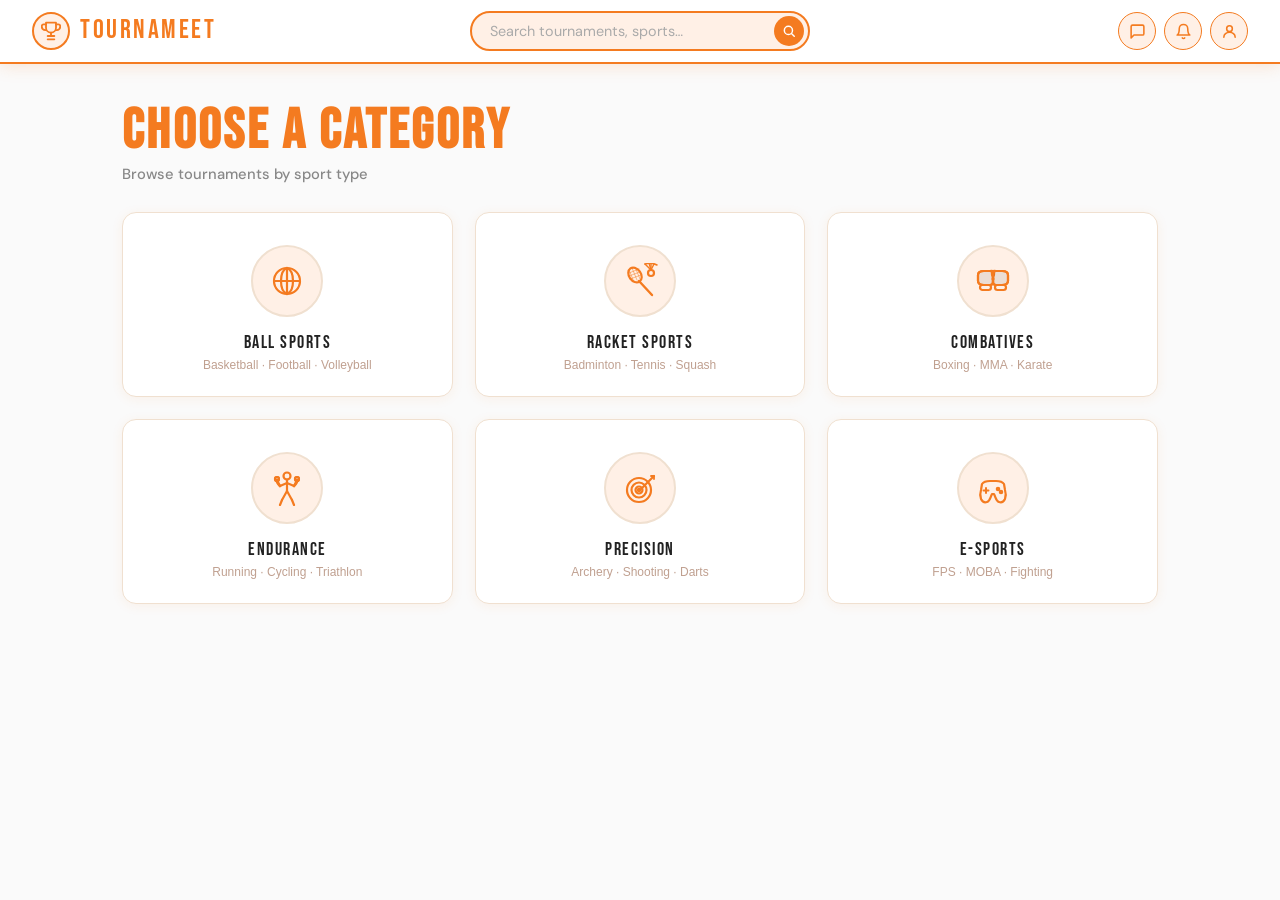
<file: Tournameet/index.html>
<!DOCTYPE html>
<html lang="en">
<head>
<meta charset="UTF-8">
<meta name="viewport" content="width=device-width, initial-scale=1.0">
<title>TournaMeet</title>
<link href="https://fonts.googleapis.com/css2?family=Bebas+Neue&family=DM+Sans:wght@400;500;600;700&display=swap" rel="stylesheet">
<style>
  *, *::before, *::after { box-sizing: border-box; margin: 0; padding: 0; }

  :root {
    --orange: #F47B20;
    --orange-dark: #D96210;
    --orange-light: #FFF0E6;
    --orange-mid: #fdb97d;
    --white: #FFFFFF;
    --shadow: 0 2px 16px rgba(244,123,32,0.18);
  }

  body {
    background: #fafafa;
    font-family: 'DM Sans', sans-serif;
    min-height: 100vh;
    color: #1a1a1a;
  }

  /* ── NAV ── */
  nav {
    position: sticky; top: 0; z-index: 200;
    background: var(--white);
    border-bottom: 2px solid var(--orange);
    box-shadow: var(--shadow);
    height: 64px;
    display: grid;
    grid-template-columns: 1fr 1fr 1fr;
    align-items: center;
    padding: 0 32px;
    gap: 12px;
  }

  .nav-left { display: flex; align-items: center; gap: 10px; }

  .logo-icon {
    width: 38px; height: 38px; border-radius: 50%;
    background: var(--orange-light); border: 2px solid var(--orange);
    display: flex; align-items: center; justify-content: center; flex-shrink: 0;
  }

  .brand {
    font-family: 'Bebas Neue', sans-serif;
    font-size: 1.7rem; letter-spacing: 2.5px;
    color: var(--orange); line-height: 1;
  }

  .nav-center { display: flex; justify-content: center; }

  .search-wrap { position: relative; width: 100%; max-width: 340px; }

  .search-wrap input {
    width: 100%; height: 40px;
    border: 2px solid var(--orange); border-radius: 50px;
    padding: 0 44px 0 18px;
    font-family: 'DM Sans', sans-serif; font-size: 0.9rem; color: #333;
    background: var(--orange-light); outline: none;
    transition: box-shadow 0.2s, background 0.2s;
  }
  .search-wrap input::placeholder { color: #aaa; }
  .search-wrap input:focus { background: var(--white); box-shadow: 0 0 0 3px rgba(244,123,32,0.25); }

  .search-wrap button {
    position: absolute; right: 6px; top: 50%; transform: translateY(-50%);
    background: var(--orange); border: none; border-radius: 50%;
    width: 30px; height: 30px;
    display: flex; align-items: center; justify-content: center;
    cursor: pointer; transition: background 0.2s;
  }
  .search-wrap button:hover { background: var(--orange-dark); }

  .nav-right { display: flex; justify-content: flex-end; align-items: center; gap: 8px; }

  .nav-icon-btn {
    background: var(--orange-light); border: 1.5px solid var(--orange);
    border-radius: 50%; width: 38px; height: 38px;
    display: flex; align-items: center; justify-content: center;
    cursor: pointer; transition: background 0.2s, transform 0.15s;
    color: var(--orange);
  }
  .nav-icon-btn:hover { background: var(--orange); color: var(--white); transform: scale(1.08); }
  .nav-icon-btn:hover svg { stroke: var(--white); }

  /* ── MAIN ── */
  main { max-width: 1100px; margin: 0 auto; padding: 40px 32px 80px; }

  .page-header { margin-bottom: 28px; }
  .page-header h1 {
    font-family: 'Bebas Neue', sans-serif;
    font-size: clamp(2rem, 5vw, 3.5rem);
    color: var(--orange); letter-spacing: 3px; line-height: 1; margin-bottom: 4px;
  }
  .page-header p { font-size: 0.92rem; color: #888; font-weight: 500; }

  /* ── GRID ── */
  .sports-grid {
    display: grid;
    grid-template-columns: repeat(3, 1fr);
    gap: 22px;
  }

  .sport-card {
    background: var(--white);
    border-radius: 14px;
    border: 1.5px solid #f0e0d0;
    box-shadow: 0 2px 12px rgba(244,123,32,0.08);
    display: flex; flex-direction: column;
    align-items: center; justify-content: center;
    padding: 32px 20px 24px;
    cursor: pointer;
    transition: transform 0.2s, box-shadow 0.2s, border-color 0.2s;
    text-align: center;
    position: relative; overflow: hidden;
    animation: fadeUp 0.4s ease both;
  }

  .sport-card::before {
    content: ''; position: absolute; top: 0; left: 0; right: 0; height: 4px;
    background: linear-gradient(90deg, var(--orange), var(--orange-mid));
    opacity: 0; transition: opacity 0.2s;
  }

  .sport-card:hover { transform: translateY(-4px); box-shadow: 0 8px 28px rgba(244,123,32,0.18); border-color: var(--orange); }
  .sport-card:hover::before { opacity: 1; }
  .sport-card:hover .icon-wrap { background: var(--orange); }
  .sport-card:hover .icon-wrap svg { stroke: var(--white); }
  .sport-card:active { transform: scale(0.985); }

  .icon-wrap {
    width: 72px; height: 72px; border-radius: 50%;
    background: var(--orange-light); border: 2px solid #f0e0d0;
    display: flex; align-items: center; justify-content: center;
    margin-bottom: 14px; transition: background 0.2s; flex-shrink: 0;
  }
  .icon-wrap svg { width: 36px; height: 36px; stroke: var(--orange); transition: stroke 0.2s; }

  .sport-name { font-family: 'Bebas Neue', sans-serif; font-size: 1.15rem; letter-spacing: 1.5px; color: #222; margin-bottom: 4px; }
  .sport-sub  { font-size: 0.75rem; color: #c0a090; font-weight: 500; }

  .sport-card:nth-child(1) { animation-delay: 0ms; }
  .sport-card:nth-child(2) { animation-delay: 60ms; }
  .sport-card:nth-child(3) { animation-delay: 120ms; }
  .sport-card:nth-child(4) { animation-delay: 180ms; }
  .sport-card:nth-child(5) { animation-delay: 240ms; }
  .sport-card:nth-child(6) { animation-delay: 300ms; }

  @keyframes fadeUp { from { opacity:0; transform:translateY(18px); } to { opacity:1; transform:translateY(0); } }

  @media (max-width: 1099px) { .sports-grid { grid-template-columns: repeat(2, 1fr); } nav { padding: 0 20px; } }
  @media (max-width: 599px) {
    .sports-grid { gap: 14px; } nav { padding: 0 12px; grid-template-columns: auto 1fr auto; }
    main { padding: 24px 16px 60px; } .icon-wrap { width: 60px; height: 60px; }
    .icon-wrap svg { width: 28px; height: 28px; }
  }
</style>
</head>
<body>

<nav>
  <div class="nav-left">
    <div class="logo-icon">
      <svg width="20" height="20" viewBox="0 0 24 24" fill="none" stroke="var(--orange)" stroke-width="2.2" stroke-linecap="round" stroke-linejoin="round">
        <path d="M6 2h12v6a6 6 0 0 1-12 0V2Z"/>
        <path d="M6 4H3a2 2 0 0 0-2 2v1a4 4 0 0 0 4 4h1"/>
        <path d="M18 4h3a2 2 0 0 1 2 2v1a4 4 0 0 1-4 4h-1"/>
        <line x1="12" y1="14" x2="12" y2="18"/>
        <path d="M8 22h8"/><line x1="8" y1="18" x2="16" y2="18"/>
      </svg>
    </div>
    <span class="brand">TournaMeet</span>
  </div>
  <div class="nav-center">
    <div class="search-wrap">
      <input type="text" placeholder="Search tournaments, sports…"/>
      <button aria-label="Search">
        <svg width="14" height="14" viewBox="0 0 24 24" fill="none" stroke="white" stroke-width="2.5" stroke-linecap="round"><circle cx="11" cy="11" r="7"/><line x1="21" y1="21" x2="16.65" y2="16.65"/></svg>
      </button>
    </div>
  </div>
  <div class="nav-right">
    <button class="nav-icon-btn" title="Messages">
      <svg width="17" height="17" viewBox="0 0 24 24" fill="none" stroke="var(--orange)" stroke-width="2.2" stroke-linecap="round" stroke-linejoin="round"><path d="M21 15a2 2 0 0 1-2 2H7l-4 4V5a2 2 0 0 1 2-2h14a2 2 0 0 1 2 2z"/></svg>
    </button>
    <button class="nav-icon-btn" title="Notifications">
      <svg width="17" height="17" viewBox="0 0 24 24" fill="none" stroke="var(--orange)" stroke-width="2.2" stroke-linecap="round" stroke-linejoin="round"><path d="M18 8a6 6 0 0 0-12 0c0 7-3 9-3 9h18s-3-2-3-9"/><path d="M13.73 21a2 2 0 0 1-3.46 0"/></svg>
    </button>
    <button class="nav-icon-btn" title="Profile">
      <svg width="17" height="17" viewBox="0 0 24 24" fill="none" stroke="var(--orange)" stroke-width="2.2" stroke-linecap="round" stroke-linejoin="round"><circle cx="12" cy="8" r="4"/><path d="M4 20c0-4 3.6-7 8-7s8 3 8 7"/></svg>
    </button>
  </div>
</nav>

<main>
  <div class="page-header">
    <h1>Choose a Category</h1>
    <p>Browse tournaments by sport type</p>
  </div>

  <div class="sports-grid">

    <button class="sport-card" onclick="selectSport('Ball Sports')">
      <div class="icon-wrap">
        <svg viewBox="0 0 36 36" fill="none" stroke-width="2.2" stroke-linecap="round" stroke-linejoin="round">
          <circle cx="18" cy="18" r="13"/>
          <line x1="18" y1="5" x2="18" y2="31"/>
          <line x1="5" y1="18" x2="31" y2="18"/>
          <path d="M18 5 C10 8 10 28 18 31" fill="none"/>
          <path d="M18 5 C26 8 26 28 18 31" fill="none"/>
        </svg>
      </div>
      <div class="sport-name">Ball Sports</div>
      <div class="sport-sub">Basketball · Football · Volleyball</div>
    </button>

    <button class="sport-card" onclick="selectSport('Racket Sports')">
      <div class="icon-wrap">
        <svg viewBox="0 0 36 36" fill="none" stroke-width="2.2" stroke-linecap="round" stroke-linejoin="round">
          <ellipse cx="13" cy="12" rx="6" ry="8" transform="rotate(-35 13 12)"/>
          <line x1="7" y1="7"  x2="12" y2="19" stroke-width="1" opacity="0.5"/>
          <line x1="10" y1="5" x2="15" y2="17" stroke-width="1" opacity="0.5"/>
          <line x1="13" y1="4" x2="18" y2="16" stroke-width="1" opacity="0.5"/>
          <line x1="7"  y1="10" x2="17" y2="6"  stroke-width="1" opacity="0.5"/>
          <line x1="7"  y1="13" x2="18" y2="9"  stroke-width="1" opacity="0.5"/>
          <line x1="8"  y1="16" x2="19" y2="12" stroke-width="1" opacity="0.5"/>
          <line x1="17" y1="18" x2="30" y2="32" stroke-width="2.4"/>
          <circle cx="29" cy="10" r="3"/>
          <line x1="29" y1="7"  x2="23" y2="1" stroke-width="1.4"/>
          <line x1="29" y1="7"  x2="27" y2="0" stroke-width="1.4"/>
          <line x1="29" y1="7"  x2="29" y2="0" stroke-width="1.4"/>
          <line x1="29" y1="7"  x2="32" y2="1" stroke-width="1.4"/>
          <path d="M23 1 Q29 -1 35 2" fill="none" stroke-width="1.5"/>
        </svg>
      </div>
      <div class="sport-name">Racket Sports</div>
      <div class="sport-sub">Badminton · Tennis · Squash</div>
    </button>

    <button class="sport-card" onclick="selectSport('Combatives')">
      <div class="icon-wrap">
        <svg viewBox="0 0 36 36" fill="none" stroke-width="2.2" stroke-linecap="round" stroke-linejoin="round">
          <path d="M3 12 Q3 8 9 8 L15 8 Q18 8 18 12 L18 19 Q18 22 15 22 L9 22 Q3 22 3 18 Z" fill="currentColor" fill-opacity="0.08"/>
          <path d="M3 12 Q3 8 9 8 L15 8 Q18 8 18 12 L18 19 Q18 22 15 22 L9 22 Q3 22 3 18 Z"/>
          <path d="M15 8 Q20 7 19 12 Q18 13 18 12"/>
          <rect x="5" y="22" width="11" height="5" rx="2.5"/>
          <path d="M33 12 Q33 8 27 8 L21 8 Q18 8 18 12 L18 19 Q18 22 21 22 L27 22 Q33 22 33 18 Z" fill="currentColor" fill-opacity="0.08"/>
          <path d="M33 12 Q33 8 27 8 L21 8 Q18 8 18 12 L18 19 Q18 22 21 22 L27 22 Q33 22 33 18 Z"/>
          <path d="M21 8 Q16 7 17 12 Q18 13 18 12"/>
          <rect x="20" y="22" width="11" height="5" rx="2.5"/>
          <line x1="17" y1="13" x2="19" y2="16" stroke-width="1.8" opacity="0.6"/>
          <line x1="19" y1="13" x2="17" y2="16" stroke-width="1.8" opacity="0.6"/>
        </svg>
      </div>
      <div class="sport-name">Combatives</div>
      <div class="sport-sub">Boxing · MMA · Karate</div>
    </button>

    <button class="sport-card" onclick="selectSport('Endurance')">
      <div class="icon-wrap">
        <svg viewBox="0 0 36 36" fill="none" stroke-width="2.2" stroke-linecap="round" stroke-linejoin="round">
          <circle cx="18" cy="6" r="3.5"/>
          <line x1="18" y1="9.5" x2="18" y2="21"/>
          <line x1="18" y1="13" x2="11" y2="16"/>
          <line x1="11" y1="16" x2="8"  y2="10"/>
          <circle cx="8"  cy="9"  r="2" fill="currentColor" fill-opacity="0.1"/>
          <circle cx="8"  cy="9"  r="2"/>
          <path d="M11 16 Q7 12 8 10" fill="none" stroke-width="2.5"/>
          <line x1="18" y1="13" x2="25" y2="16"/>
          <line x1="25" y1="16" x2="28" y2="10"/>
          <circle cx="28" cy="9"  r="2" fill="currentColor" fill-opacity="0.1"/>
          <circle cx="28" cy="9"  r="2"/>
          <path d="M25 16 Q29 12 28 10" fill="none" stroke-width="2.5"/>
          <line x1="18" y1="21" x2="13" y2="30"/>
          <line x1="13" y1="30" x2="11" y2="35"/>
          <line x1="18" y1="21" x2="23" y2="30"/>
          <line x1="23" y1="30" x2="25" y2="35"/>
        </svg>
      </div>
      <div class="sport-name">Endurance</div>
      <div class="sport-sub">Running · Cycling · Triathlon</div>
    </button>

    <button class="sport-card" onclick="selectSport('Precision')">
      <div class="icon-wrap">
        <svg viewBox="0 0 36 36" fill="none" stroke-width="2.2" stroke-linecap="round" stroke-linejoin="round">
          <circle cx="17" cy="20" r="12"/>
          <circle cx="17" cy="20" r="7.5"/>
          <circle cx="17" cy="20" r="3.5"/>
          <circle cx="17" cy="20" r="1.2" fill="currentColor"/>
          <line x1="32" y1="6" x2="18" y2="20" stroke-width="2.2"/>
          <polyline points="29,6 32,6 32,9" stroke-width="1.8"/>
        </svg>
      </div>
      <div class="sport-name">Precision</div>
      <div class="sport-sub">Archery · Shooting · Darts</div>
    </button>

    <button class="sport-card" onclick="selectSport('E-sports')">
      <div class="icon-wrap">
        <svg viewBox="0 0 36 36" fill="none" stroke-width="2.2" stroke-linecap="round" stroke-linejoin="round">
          <path d="M15 11 C13 11 9 11 7 14 L6 20 C5 23 5 26 6 29 C7 31 9 33 12 32 C15 31 15 28 17 24 L19 24 C21 28 21 31 24 32 C27 33 29 31 30 29 C31 26 31 23 30 20 L29 14 C27 11 23 11 21 11 Z"/>
          <line x1="11" y1="18" x2="11" y2="23" stroke-width="2"/>
          <line x1="8.5" y1="20.5" x2="13.5" y2="20.5" stroke-width="2"/>
          <circle cx="23" cy="19" r="1.2" fill="currentColor"/>
          <circle cx="26" cy="22" r="1.2" fill="currentColor"/>
        </svg>
      </div>
      <div class="sport-name">E-sports</div>
      <div class="sport-sub">FPS · MOBA · Fighting</div>
    </button>

  </div>
</main>

<script>
  function selectSport(name) {
    const pages = {
      'Ball Sports':   'ballsport.html',
      'Racket Sports': 'racketsports.html',
      'Combatives':    'combatives.html',
      'Endurance':     'endurance.html',
      'Precision':     'precision.html',
      'E-sports':      'esports.html'
    };
    window.location.href = pages[name] || `/category.html?category=${encodeURIComponent(name)}`;
  }
</script>
</body>
</html>
</file>
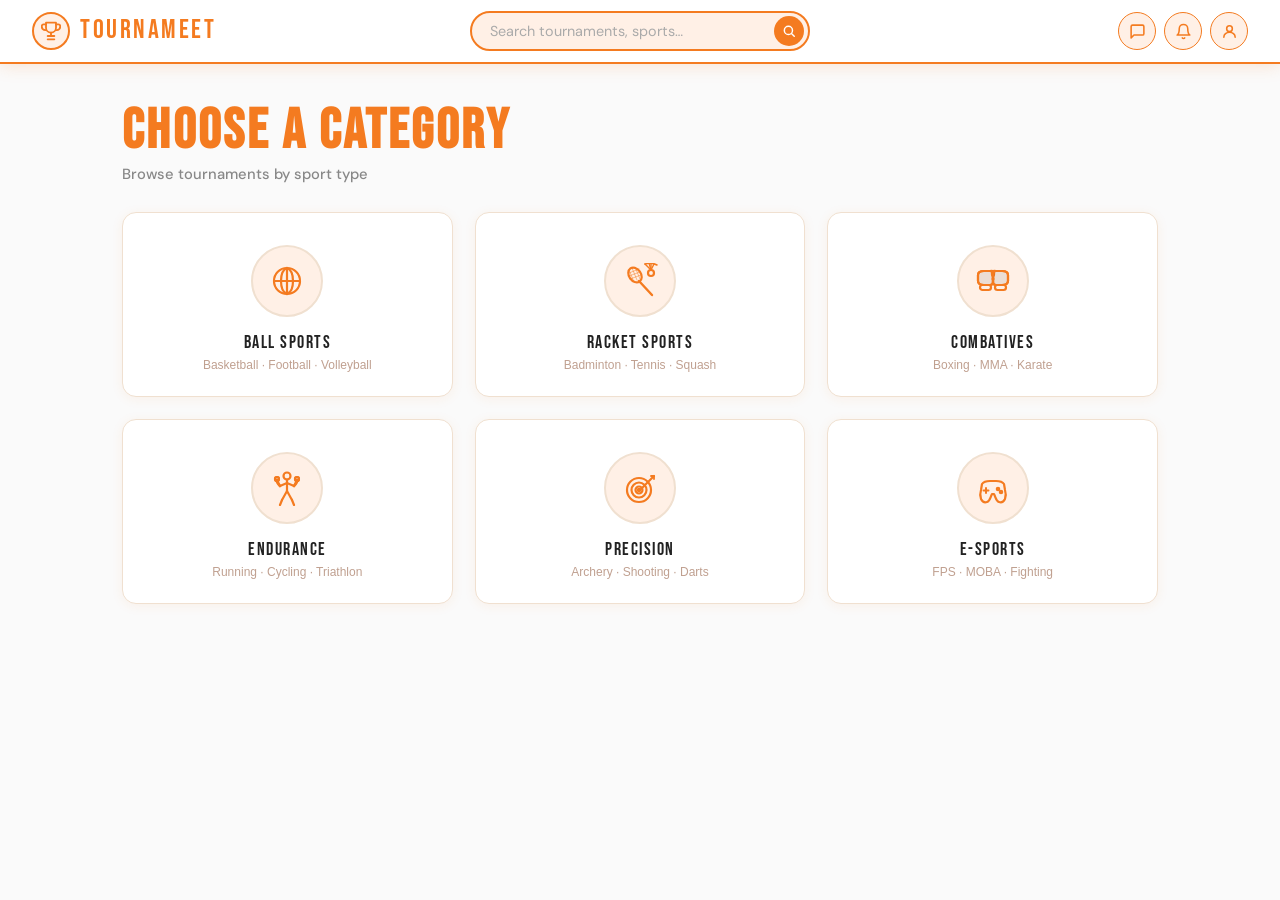
<file: _tmp_tournafinal/Tournameet/index.html>
<!DOCTYPE html>
<html lang="en">
<head>
<meta charset="UTF-8">
<meta name="viewport" content="width=device-width, initial-scale=1.0">
<title>TournaMeet</title>
<link href="https://fonts.googleapis.com/css2?family=Bebas+Neue&family=DM+Sans:wght@400;500;600;700&display=swap" rel="stylesheet">
<style>
  *, *::before, *::after { box-sizing: border-box; margin: 0; padding: 0; }

  :root {
    --orange: #F47B20;
    --orange-dark: #D96210;
    --orange-light: #FFF0E6;
    --orange-mid: #fdb97d;
    --white: #FFFFFF;
    --shadow: 0 2px 16px rgba(244,123,32,0.18);
  }

  body {
    background: #fafafa;
    font-family: 'DM Sans', sans-serif;
    min-height: 100vh;
    color: #1a1a1a;
  }

  /* ── NAV ── */
  nav {
    position: sticky; top: 0; z-index: 200;
    background: var(--white);
    border-bottom: 2px solid var(--orange);
    box-shadow: var(--shadow);
    height: 64px;
    display: grid;
    grid-template-columns: 1fr 1fr 1fr;
    align-items: center;
    padding: 0 32px;
    gap: 12px;
  }

  .nav-left { display: flex; align-items: center; gap: 10px; }

  .logo-icon {
    width: 38px; height: 38px; border-radius: 50%;
    background: var(--orange-light); border: 2px solid var(--orange);
    display: flex; align-items: center; justify-content: center; flex-shrink: 0;
  }

  .brand {
    font-family: 'Bebas Neue', sans-serif;
    font-size: 1.7rem; letter-spacing: 2.5px;
    color: var(--orange); line-height: 1;
  }

  .nav-center { display: flex; justify-content: center; }

  .search-wrap { position: relative; width: 100%; max-width: 340px; }

  .search-wrap input {
    width: 100%; height: 40px;
    border: 2px solid var(--orange); border-radius: 50px;
    padding: 0 44px 0 18px;
    font-family: 'DM Sans', sans-serif; font-size: 0.9rem; color: #333;
    background: var(--orange-light); outline: none;
    transition: box-shadow 0.2s, background 0.2s;
  }
  .search-wrap input::placeholder { color: #aaa; }
  .search-wrap input:focus { background: var(--white); box-shadow: 0 0 0 3px rgba(244,123,32,0.25); }

  .search-wrap button {
    position: absolute; right: 6px; top: 50%; transform: translateY(-50%);
    background: var(--orange); border: none; border-radius: 50%;
    width: 30px; height: 30px;
    display: flex; align-items: center; justify-content: center;
    cursor: pointer; transition: background 0.2s;
  }
  .search-wrap button:hover { background: var(--orange-dark); }

  .nav-right { display: flex; justify-content: flex-end; align-items: center; gap: 8px; }

  .nav-icon-btn {
    background: var(--orange-light); border: 1.5px solid var(--orange);
    border-radius: 50%; width: 38px; height: 38px;
    display: flex; align-items: center; justify-content: center;
    cursor: pointer; transition: background 0.2s, transform 0.15s;
    color: var(--orange);
  }
  .nav-icon-btn:hover { background: var(--orange); color: var(--white); transform: scale(1.08); }
  .nav-icon-btn:hover svg { stroke: var(--white); }

  /* ── MAIN ── */
  main { max-width: 1100px; margin: 0 auto; padding: 40px 32px 80px; }

  .page-header { margin-bottom: 28px; }
  .page-header h1 {
    font-family: 'Bebas Neue', sans-serif;
    font-size: clamp(2rem, 5vw, 3.5rem);
    color: var(--orange); letter-spacing: 3px; line-height: 1; margin-bottom: 4px;
  }
  .page-header p { font-size: 0.92rem; color: #888; font-weight: 500; }

  /* ── GRID ── */
  .sports-grid {
    display: grid;
    grid-template-columns: repeat(3, 1fr);
    gap: 22px;
  }

  .sport-card {
    background: var(--white);
    border-radius: 14px;
    border: 1.5px solid #f0e0d0;
    box-shadow: 0 2px 12px rgba(244,123,32,0.08);
    display: flex; flex-direction: column;
    align-items: center; justify-content: center;
    padding: 32px 20px 24px;
    cursor: pointer;
    transition: transform 0.2s, box-shadow 0.2s, border-color 0.2s;
    text-align: center;
    position: relative; overflow: hidden;
    animation: fadeUp 0.4s ease both;
  }

  .sport-card::before {
    content: ''; position: absolute; top: 0; left: 0; right: 0; height: 4px;
    background: linear-gradient(90deg, var(--orange), var(--orange-mid));
    opacity: 0; transition: opacity 0.2s;
  }

  .sport-card:hover { transform: translateY(-4px); box-shadow: 0 8px 28px rgba(244,123,32,0.18); border-color: var(--orange); }
  .sport-card:hover::before { opacity: 1; }
  .sport-card:hover .icon-wrap { background: var(--orange); }
  .sport-card:hover .icon-wrap svg { stroke: var(--white); }
  .sport-card:active { transform: scale(0.985); }

  .icon-wrap {
    width: 72px; height: 72px; border-radius: 50%;
    background: var(--orange-light); border: 2px solid #f0e0d0;
    display: flex; align-items: center; justify-content: center;
    margin-bottom: 14px; transition: background 0.2s; flex-shrink: 0;
  }
  .icon-wrap svg { width: 36px; height: 36px; stroke: var(--orange); transition: stroke 0.2s; }

  .sport-name { font-family: 'Bebas Neue', sans-serif; font-size: 1.15rem; letter-spacing: 1.5px; color: #222; margin-bottom: 4px; }
  .sport-sub  { font-size: 0.75rem; color: #c0a090; font-weight: 500; }

  .sport-card:nth-child(1) { animation-delay: 0ms; }
  .sport-card:nth-child(2) { animation-delay: 60ms; }
  .sport-card:nth-child(3) { animation-delay: 120ms; }
  .sport-card:nth-child(4) { animation-delay: 180ms; }
  .sport-card:nth-child(5) { animation-delay: 240ms; }
  .sport-card:nth-child(6) { animation-delay: 300ms; }

  @keyframes fadeUp { from { opacity:0; transform:translateY(18px); } to { opacity:1; transform:translateY(0); } }

  @media (max-width: 1099px) { .sports-grid { grid-template-columns: repeat(2, 1fr); } nav { padding: 0 20px; } }
  @media (max-width: 599px) {
    .sports-grid { gap: 14px; } nav { padding: 0 12px; grid-template-columns: auto 1fr auto; }
    main { padding: 24px 16px 60px; } .icon-wrap { width: 60px; height: 60px; }
    .icon-wrap svg { width: 28px; height: 28px; }
  }
</style>
</head>
<body>

<nav>
  <div class="nav-left">
    <div class="logo-icon">
      <svg width="20" height="20" viewBox="0 0 24 24" fill="none" stroke="var(--orange)" stroke-width="2.2" stroke-linecap="round" stroke-linejoin="round">
        <path d="M6 2h12v6a6 6 0 0 1-12 0V2Z"/>
        <path d="M6 4H3a2 2 0 0 0-2 2v1a4 4 0 0 0 4 4h1"/>
        <path d="M18 4h3a2 2 0 0 1 2 2v1a4 4 0 0 1-4 4h-1"/>
        <line x1="12" y1="14" x2="12" y2="18"/>
        <path d="M8 22h8"/><line x1="8" y1="18" x2="16" y2="18"/>
      </svg>
    </div>
    <span class="brand">TournaMeet</span>
  </div>
  <div class="nav-center">
    <div class="search-wrap">
      <input type="text" placeholder="Search tournaments, sports…"/>
      <button aria-label="Search">
        <svg width="14" height="14" viewBox="0 0 24 24" fill="none" stroke="white" stroke-width="2.5" stroke-linecap="round"><circle cx="11" cy="11" r="7"/><line x1="21" y1="21" x2="16.65" y2="16.65"/></svg>
      </button>
    </div>
  </div>
  <div class="nav-right">
    <button class="nav-icon-btn" title="Messages">
      <svg width="17" height="17" viewBox="0 0 24 24" fill="none" stroke="var(--orange)" stroke-width="2.2" stroke-linecap="round" stroke-linejoin="round"><path d="M21 15a2 2 0 0 1-2 2H7l-4 4V5a2 2 0 0 1 2-2h14a2 2 0 0 1 2 2z"/></svg>
    </button>
    <button class="nav-icon-btn" title="Notifications">
      <svg width="17" height="17" viewBox="0 0 24 24" fill="none" stroke="var(--orange)" stroke-width="2.2" stroke-linecap="round" stroke-linejoin="round"><path d="M18 8a6 6 0 0 0-12 0c0 7-3 9-3 9h18s-3-2-3-9"/><path d="M13.73 21a2 2 0 0 1-3.46 0"/></svg>
    </button>
    <button class="nav-icon-btn" title="Profile">
      <svg width="17" height="17" viewBox="0 0 24 24" fill="none" stroke="var(--orange)" stroke-width="2.2" stroke-linecap="round" stroke-linejoin="round"><circle cx="12" cy="8" r="4"/><path d="M4 20c0-4 3.6-7 8-7s8 3 8 7"/></svg>
    </button>
  </div>
</nav>

<main>
  <div class="page-header">
    <h1>Choose a Category</h1>
    <p>Browse tournaments by sport type</p>
  </div>

  <div class="sports-grid">

    <button class="sport-card" onclick="selectSport('Ball Sports')">
      <div class="icon-wrap">
        <svg viewBox="0 0 36 36" fill="none" stroke-width="2.2" stroke-linecap="round" stroke-linejoin="round">
          <circle cx="18" cy="18" r="13"/>
          <line x1="18" y1="5" x2="18" y2="31"/>
          <line x1="5" y1="18" x2="31" y2="18"/>
          <path d="M18 5 C10 8 10 28 18 31" fill="none"/>
          <path d="M18 5 C26 8 26 28 18 31" fill="none"/>
        </svg>
      </div>
      <div class="sport-name">Ball Sports</div>
      <div class="sport-sub">Basketball · Football · Volleyball</div>
    </button>

    <button class="sport-card" onclick="selectSport('Racket Sports')">
      <div class="icon-wrap">
        <svg viewBox="0 0 36 36" fill="none" stroke-width="2.2" stroke-linecap="round" stroke-linejoin="round">
          <ellipse cx="13" cy="12" rx="6" ry="8" transform="rotate(-35 13 12)"/>
          <line x1="7" y1="7"  x2="12" y2="19" stroke-width="1" opacity="0.5"/>
          <line x1="10" y1="5" x2="15" y2="17" stroke-width="1" opacity="0.5"/>
          <line x1="13" y1="4" x2="18" y2="16" stroke-width="1" opacity="0.5"/>
          <line x1="7"  y1="10" x2="17" y2="6"  stroke-width="1" opacity="0.5"/>
          <line x1="7"  y1="13" x2="18" y2="9"  stroke-width="1" opacity="0.5"/>
          <line x1="8"  y1="16" x2="19" y2="12" stroke-width="1" opacity="0.5"/>
          <line x1="17" y1="18" x2="30" y2="32" stroke-width="2.4"/>
          <circle cx="29" cy="10" r="3"/>
          <line x1="29" y1="7"  x2="23" y2="1" stroke-width="1.4"/>
          <line x1="29" y1="7"  x2="27" y2="0" stroke-width="1.4"/>
          <line x1="29" y1="7"  x2="29" y2="0" stroke-width="1.4"/>
          <line x1="29" y1="7"  x2="32" y2="1" stroke-width="1.4"/>
          <path d="M23 1 Q29 -1 35 2" fill="none" stroke-width="1.5"/>
        </svg>
      </div>
      <div class="sport-name">Racket Sports</div>
      <div class="sport-sub">Badminton · Tennis · Squash</div>
    </button>

    <button class="sport-card" onclick="selectSport('Combatives')">
      <div class="icon-wrap">
        <svg viewBox="0 0 36 36" fill="none" stroke-width="2.2" stroke-linecap="round" stroke-linejoin="round">
          <path d="M3 12 Q3 8 9 8 L15 8 Q18 8 18 12 L18 19 Q18 22 15 22 L9 22 Q3 22 3 18 Z" fill="currentColor" fill-opacity="0.08"/>
          <path d="M3 12 Q3 8 9 8 L15 8 Q18 8 18 12 L18 19 Q18 22 15 22 L9 22 Q3 22 3 18 Z"/>
          <path d="M15 8 Q20 7 19 12 Q18 13 18 12"/>
          <rect x="5" y="22" width="11" height="5" rx="2.5"/>
          <path d="M33 12 Q33 8 27 8 L21 8 Q18 8 18 12 L18 19 Q18 22 21 22 L27 22 Q33 22 33 18 Z" fill="currentColor" fill-opacity="0.08"/>
          <path d="M33 12 Q33 8 27 8 L21 8 Q18 8 18 12 L18 19 Q18 22 21 22 L27 22 Q33 22 33 18 Z"/>
          <path d="M21 8 Q16 7 17 12 Q18 13 18 12"/>
          <rect x="20" y="22" width="11" height="5" rx="2.5"/>
          <line x1="17" y1="13" x2="19" y2="16" stroke-width="1.8" opacity="0.6"/>
          <line x1="19" y1="13" x2="17" y2="16" stroke-width="1.8" opacity="0.6"/>
        </svg>
      </div>
      <div class="sport-name">Combatives</div>
      <div class="sport-sub">Boxing · MMA · Karate</div>
    </button>

    <button class="sport-card" onclick="selectSport('Endurance')">
      <div class="icon-wrap">
        <svg viewBox="0 0 36 36" fill="none" stroke-width="2.2" stroke-linecap="round" stroke-linejoin="round">
          <circle cx="18" cy="6" r="3.5"/>
          <line x1="18" y1="9.5" x2="18" y2="21"/>
          <line x1="18" y1="13" x2="11" y2="16"/>
          <line x1="11" y1="16" x2="8"  y2="10"/>
          <circle cx="8"  cy="9"  r="2" fill="currentColor" fill-opacity="0.1"/>
          <circle cx="8"  cy="9"  r="2"/>
          <path d="M11 16 Q7 12 8 10" fill="none" stroke-width="2.5"/>
          <line x1="18" y1="13" x2="25" y2="16"/>
          <line x1="25" y1="16" x2="28" y2="10"/>
          <circle cx="28" cy="9"  r="2" fill="currentColor" fill-opacity="0.1"/>
          <circle cx="28" cy="9"  r="2"/>
          <path d="M25 16 Q29 12 28 10" fill="none" stroke-width="2.5"/>
          <line x1="18" y1="21" x2="13" y2="30"/>
          <line x1="13" y1="30" x2="11" y2="35"/>
          <line x1="18" y1="21" x2="23" y2="30"/>
          <line x1="23" y1="30" x2="25" y2="35"/>
        </svg>
      </div>
      <div class="sport-name">Endurance</div>
      <div class="sport-sub">Running · Cycling · Triathlon</div>
    </button>

    <button class="sport-card" onclick="selectSport('Precision')">
      <div class="icon-wrap">
        <svg viewBox="0 0 36 36" fill="none" stroke-width="2.2" stroke-linecap="round" stroke-linejoin="round">
          <circle cx="17" cy="20" r="12"/>
          <circle cx="17" cy="20" r="7.5"/>
          <circle cx="17" cy="20" r="3.5"/>
          <circle cx="17" cy="20" r="1.2" fill="currentColor"/>
          <line x1="32" y1="6" x2="18" y2="20" stroke-width="2.2"/>
          <polyline points="29,6 32,6 32,9" stroke-width="1.8"/>
        </svg>
      </div>
      <div class="sport-name">Precision</div>
      <div class="sport-sub">Archery · Shooting · Darts</div>
    </button>

    <button class="sport-card" onclick="selectSport('E-sports')">
      <div class="icon-wrap">
        <svg viewBox="0 0 36 36" fill="none" stroke-width="2.2" stroke-linecap="round" stroke-linejoin="round">
          <path d="M15 11 C13 11 9 11 7 14 L6 20 C5 23 5 26 6 29 C7 31 9 33 12 32 C15 31 15 28 17 24 L19 24 C21 28 21 31 24 32 C27 33 29 31 30 29 C31 26 31 23 30 20 L29 14 C27 11 23 11 21 11 Z"/>
          <line x1="11" y1="18" x2="11" y2="23" stroke-width="2"/>
          <line x1="8.5" y1="20.5" x2="13.5" y2="20.5" stroke-width="2"/>
          <circle cx="23" cy="19" r="1.2" fill="currentColor"/>
          <circle cx="26" cy="22" r="1.2" fill="currentColor"/>
        </svg>
      </div>
      <div class="sport-name">E-sports</div>
      <div class="sport-sub">FPS · MOBA · Fighting</div>
    </button>

  </div>
</main>

<script>
  function selectSport(name) {
    const pages = {
      'Ball Sports':   'ballsport.html',
      'Racket Sports': 'racketsports.html',
      'Combatives':    'combatives.html',
      'Endurance':     'endurance.html',
      'Precision':     'precision.html',
      'E-sports':      'esports.html'
    };
    window.location.href = pages[name] || `/category.html?category=${encodeURIComponent(name)}`;
  }
</script>
</body>
</html>
</file>
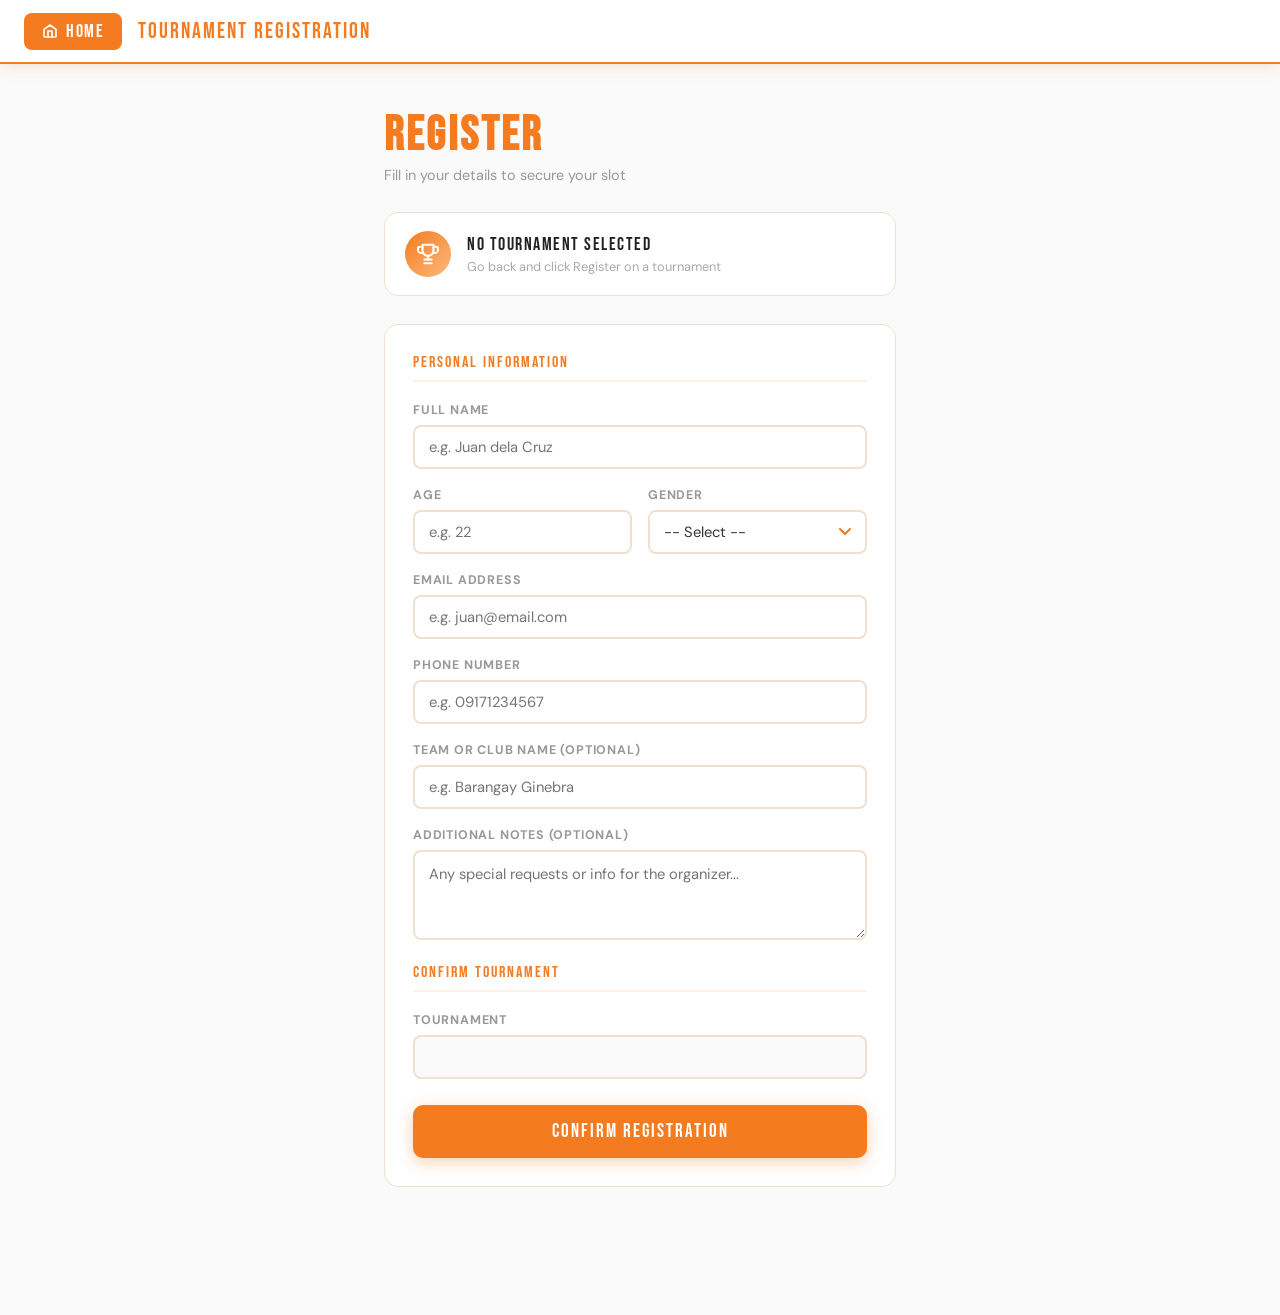
<file: Tournameet/register.html>
<!DOCTYPE html>
<html lang="en">
<head>
  <meta charset="UTF-8" />
  <meta name="viewport" content="width=device-width, initial-scale=1.0"/>
  <title>Register - TournaMeet</title>
  <link href="https://fonts.googleapis.com/css2?family=Bebas+Neue&family=DM+Sans:wght@400;500;600;700&display=swap" rel="stylesheet"/>
  <style>
    *, *::before, *::after { box-sizing: border-box; margin: 0; padding: 0; }
    :root { --orange: #F47B20; --orange-light: #FFF0E6; --orange-dark: #D96210; --white: #FFFFFF; --shadow: 0 2px 16px rgba(244,123,32,0.18); }
    body { font-family: 'DM Sans', sans-serif; background: #fafafa; min-height: 100vh; }
    nav { position: sticky; top: 0; z-index: 200; background: var(--white); border-bottom: 2px solid var(--orange); box-shadow: var(--shadow); height: 64px; display: flex; align-items: center; padding: 0 24px; gap: 16px; }
    .home-btn { display: flex; align-items: center; gap: 8px; background: var(--orange); color: var(--white); font-family: 'Bebas Neue', sans-serif; font-size: 1.1rem; letter-spacing: 1.5px; padding: 8px 18px; border-radius: 8px; transition: background 0.2s, transform 0.15s; border: none; cursor: pointer; }
    .home-btn:hover { background: var(--orange-dark); transform: translateY(-1px); }
    .nav-title { font-family: 'Bebas Neue', sans-serif; font-size: 1.4rem; letter-spacing: 2px; color: var(--orange); }
    .page-wrap { max-width: 560px; margin: 48px auto; padding: 0 24px 80px; }
    .page-header { margin-bottom: 28px; }
    .page-header h1 { font-family: 'Bebas Neue', sans-serif; font-size: clamp(2rem, 5vw, 3rem); color: var(--orange); letter-spacing: 3px; line-height: 1; margin-bottom: 6px; }
    .page-header p { font-size: 0.9rem; color: #999; }
    .tournament-info-card { background: var(--white); border: 1.5px solid #f0e0d0; border-radius: 14px; padding: 18px 20px; margin-bottom: 28px; display: flex; align-items: center; gap: 16px; min-height: 82px; }
    .tournament-info-card.is-loading { animation: shimmer 1.6s ease-in-out infinite; background: linear-gradient(90deg, #f5ece4 25%, #fde8d4 50%, #f5ece4 75%); background-size: 400% 100%; }
    .t-icon { width: 46px; height: 46px; border-radius: 50%; background: linear-gradient(135deg, var(--orange), #fdb97d); display: flex; align-items: center; justify-content: center; flex-shrink: 0; }
    .t-name { font-family: 'Bebas Neue', sans-serif; font-size: 1.1rem; letter-spacing: 1.5px; color: #222; margin-bottom: 3px; }
    .t-meta { font-size: 0.8rem; color: #aaa; }
    .form-card { background: var(--white); border: 1.5px solid #f0e0d0; border-radius: 14px; padding: 28px; }
    .form-section-title { font-family: 'Bebas Neue', sans-serif; font-size: 1rem; letter-spacing: 2px; color: var(--orange); border-bottom: 2px solid var(--orange-light); padding-bottom: 8px; margin-bottom: 20px; }
    .form-group { margin-bottom: 18px; }
    .form-group label { display: block; font-size: 0.78rem; font-weight: 700; letter-spacing: 0.8px; text-transform: uppercase; color: #999; margin-bottom: 7px; }
    .form-group input, .form-group select, .form-group textarea { width: 100%; border: 2px solid #f0e0d0; border-radius: 8px; padding: 0 14px; font-family: 'DM Sans', sans-serif; font-size: 0.92rem; color: #333; outline: none; transition: border-color 0.2s, box-shadow 0.2s; background: var(--white); }
    .form-group input { height: 44px; }
    .form-group select { height: 44px; appearance: none; -webkit-appearance: none; background: var(--white) url("data:image/svg+xml,%3Csvg xmlns='http://www.w3.org/2000/svg' width='12' height='8' viewBox='0 0 12 8'%3E%3Cpath d='M1 1l5 5 5-5' stroke='%23F47B20' stroke-width='2' fill='none' stroke-linecap='round'/%3E%3C/svg%3E") no-repeat right 14px center; cursor: pointer; }
    .form-group textarea { height: 90px; padding: 12px 14px; resize: vertical; }
    .form-group input:focus, .form-group select:focus, .form-group textarea:focus { border-color: var(--orange); box-shadow: 0 0 0 3px rgba(244,123,32,0.15); }
    .form-group input.error, .form-group select.error { border-color: #e05555; }
    .field-error { font-size: 0.75rem; color: #e05555; margin-top: 5px; display: none; }
    .field-error.show { display: block; }
    .form-row { display: grid; grid-template-columns: 1fr 1fr; gap: 16px; }
    .submit-btn { width: 100%; padding: 15px; background: var(--orange); color: var(--white); border: none; border-radius: 10px; font-family: 'Bebas Neue', sans-serif; font-size: 1.2rem; letter-spacing: 2px; cursor: pointer; transition: background 0.2s, transform 0.15s; box-shadow: 0 4px 16px rgba(244,123,32,0.35); margin-top: 8px; }
    .submit-btn:hover { background: var(--orange-dark); transform: translateY(-2px); }
    .submit-btn:disabled { background: #ddd; color: #aaa; box-shadow: none; cursor: not-allowed; transform: none; }
    .global-error { background: #fff0f0; border: 1.5px solid #f5c0c0; border-radius: 8px; padding: 12px 16px; font-size: 0.85rem; color: #e05555; margin-bottom: 18px; display: none; }
    .global-error.show { display: block; }
    .success-state { display: none; text-align: center; padding: 48px 24px; background: var(--white); border: 1.5px solid #f0e0d0; border-radius: 14px; }
    .success-state.show { display: block; animation: fadeUp 0.4s ease both; }
    .success-icon { width: 72px; height: 72px; background: #edfaf4; border-radius: 50%; display: inline-flex; align-items: center; justify-content: center; margin-bottom: 20px; }
    .success-state h2 { font-family: 'Bebas Neue', sans-serif; font-size: 2rem; letter-spacing: 2px; color: #3cb97a; margin-bottom: 8px; }
    .success-state p { font-size: 0.9rem; color: #888; line-height: 1.7; margin-bottom: 24px; }
    .success-name { font-weight: 700; color: #333; }
    .back-home-btn { display: inline-flex; align-items: center; gap: 8px; background: var(--orange); color: var(--white); font-family: 'Bebas Neue', sans-serif; font-size: 1rem; letter-spacing: 1.5px; padding: 12px 28px; border-radius: 8px; border: none; cursor: pointer; transition: background 0.2s; }
    .back-home-btn:hover { background: var(--orange-dark); }
    @keyframes fadeUp { from { opacity:0; transform:translateY(18px); } to { opacity:1; transform:translateY(0); } }
    @keyframes shimmer { 0% { background-position: 100% 50%; } 100% { background-position: -100% 50%; } }
    @media (max-width: 500px) {
      .form-row { grid-template-columns: 1fr; }
      .page-wrap { margin-top: 28px; }
    }
  </style>
</head>
<body>
  <nav>
    <button class="home-btn" onclick="window.location.href='index.html'">
      <svg width="16" height="16" viewBox="0 0 24 24" fill="none" stroke="currentColor" stroke-width="2.5" stroke-linecap="round" stroke-linejoin="round"><path d="M3 9.5L12 3l9 6.5V20a1 1 0 01-1 1H4a1 1 0 01-1-1V9.5z"/><path d="M9 21V12h6v9"/></svg>
      <span>Home</span>
    </button>
    <span class="nav-title">Tournament Registration</span>
  </nav>

  <div class="page-wrap">
    <div class="page-header">
      <h1>Register</h1>
      <p>Fill in your details to secure your slot</p>
    </div>

    <div class="tournament-info-card is-loading" id="tournamentCard"></div>

    <div class="global-error" id="globalError"></div>

    <div class="form-card" id="formCard">
      <div class="form-section-title">Personal Information</div>
      <div class="form-group">
        <label>Full Name</label>
        <input type="text" id="regName" placeholder="e.g. Juan dela Cruz"/>
        <div class="field-error" id="errName">Please enter your full name.</div>
      </div>
      <div class="form-row">
        <div class="form-group">
          <label>Age</label>
          <input type="number" id="regAge" placeholder="e.g. 22" min="1" max="99"/>
          <div class="field-error" id="errAge">Please enter a valid age.</div>
        </div>
        <div class="form-group">
          <label>Gender</label>
          <select id="regGender">
            <option value="">-- Select --</option>
            <option value="Male">Male</option>
            <option value="Female">Female</option>
            <option value="Other">Other</option>
          </select>
          <div class="field-error" id="errGender">Please select your gender.</div>
        </div>
      </div>
      <div class="form-group">
        <label>Email Address</label>
        <input type="email" id="regEmail" placeholder="e.g. juan@email.com"/>
        <div class="field-error" id="errEmail">Please enter a valid email address.</div>
      </div>
      <div class="form-group">
        <label>Phone Number</label>
        <input type="text" id="regPhone" placeholder="e.g. 09171234567"/>
        <div class="field-error" id="errPhone">Please enter your phone number.</div>
      </div>
      <div class="form-group">
        <label>Team or Club Name (optional)</label>
        <input type="text" id="regTeam" placeholder="e.g. Barangay Ginebra"/>
      </div>
      <div class="form-group">
        <label>Additional Notes (optional)</label>
        <textarea id="regNotes" placeholder="Any special requests or info for the organizer..."></textarea>
      </div>
      <div class="form-section-title" style="margin-top:8px;">Confirm Tournament</div>
      <div class="form-group">
        <label>Tournament</label>
        <input type="text" id="regTournament" readonly style="background:#fafafa;color:#aaa;cursor:not-allowed;"/>
      </div>
      <button class="submit-btn" id="submitBtn" onclick="submitRegistration()">CONFIRM REGISTRATION</button>
    </div>

    <div class="success-state" id="successState">
      <div class="success-icon">
        <svg width="36" height="36" viewBox="0 0 24 24" fill="none" stroke="#3cb97a" stroke-width="2.5" stroke-linecap="round" stroke-linejoin="round"><polyline points="20 6 9 17 4 12"/></svg>
      </div>
      <h2>You are Registered!</h2>
      <p>Welcome, <span class="success-name" id="successName"></span>!<br/>Your slot has been confirmed for<br/><strong id="successTournament"></strong></p>
      <button class="back-home-btn" onclick="window.location.href='index.html'">
        <svg width="15" height="15" viewBox="0 0 24 24" fill="none" stroke="currentColor" stroke-width="2.5" stroke-linecap="round" stroke-linejoin="round"><path d="M3 9.5L12 3l9 6.5V20a1 1 0 01-1 1H4a1 1 0 01-1-1V9.5z"/><path d="M9 21V12h6v9"/></svg>
        Back to Home
      </button>
    </div>
  </div>

  <script>
    var tournamentId = null;
    var tournamentName = '';

    function getParam(key) {
      var params = new URLSearchParams(window.location.search);
      return params.get(key);
    }

    function loadTournament() {
      var id = getParam('id');
      if (!id) {
        showTournamentCard({ name: 'No tournament selected', sport: 'Go back and click Register on a tournament' });
        return;
      }
      tournamentId = parseInt(id);
      fetch('api/tournament.php?id=' + id)
        .then(function(res) { return res.json(); })
        .then(function(json) {
          var t = json.data;
          tournamentName = t.name;
          document.getElementById('regTournament').value = t.name;
          showTournamentCard(t);
        })
        .catch(function() {
          showTournamentCard({ name: 'Could not load tournament', sport: 'Please go back and try again' });
        });
    }

    function showTournamentCard(t) {
      var card = document.getElementById('tournamentCard');
      card.classList.remove('is-loading');
      card.innerHTML = '<div class="t-icon"><svg width="22" height="22" viewBox="0 0 24 24" fill="none" stroke="white" stroke-width="2.2" stroke-linecap="round" stroke-linejoin="round"><path d="M6 2h12v6a6 6 0 0 1-12 0V2Z"/><path d="M6 4H3a2 2 0 0 0-2 2v1a4 4 0 0 0 4 4h1"/><path d="M18 4h3a2 2 0 0 1 2 2v1a4 4 0 0 1-4 4h-1"/><line x1="12" y1="14" x2="12" y2="18"/><path d="M8 22h8"/><line x1="8" y1="18" x2="16" y2="18"/></svg></div><div><div class="t-name">' + esc(t.name) + '</div><div class="t-meta">' + esc(t.sport) + '</div></div>';
    }

    function validate() {
      var valid = true;
      clearErrors();
      var name = document.getElementById('regName').value.trim();
      var age = document.getElementById('regAge').value.trim();
      var gender = document.getElementById('regGender').value;
      var email = document.getElementById('regEmail').value.trim();
      var phone = document.getElementById('regPhone').value.trim();
      if (!name) { showFieldError('regName', 'errName'); valid = false; }
      if (!age || isNaN(age) || age < 1 || age > 99) { showFieldError('regAge', 'errAge'); valid = false; }
      if (!gender) { showFieldError('regGender', 'errGender'); valid = false; }
      if (!email || !/^[^\s@]+@[^\s@]+\.[^\s@]+$/.test(email)) { showFieldError('regEmail', 'errEmail'); valid = false; }
      if (!phone) { showFieldError('regPhone', 'errPhone'); valid = false; }
      return valid;
    }

    function showFieldError(inputId, errId) {
      document.getElementById(inputId).classList.add('error');
      document.getElementById(errId).classList.add('show');
    }

    function clearErrors() {
      var inputs = ['regName', 'regAge', 'regGender', 'regEmail', 'regPhone'];
      var errors = ['errName', 'errAge', 'errGender', 'errEmail', 'errPhone'];
      for (var i = 0; i < inputs.length; i++) {
        document.getElementById(inputs[i]).classList.remove('error');
        document.getElementById(errors[i]).classList.remove('show');
      }
      document.getElementById('globalError').classList.remove('show');
    }

    function submitRegistration() {
      if (!validate()) return;
      if (!tournamentId) {
        var ge = document.getElementById('globalError');
        ge.textContent = 'No tournament selected. Please go back and click Register on a tournament.';
        ge.classList.add('show');
        return;
      }
      var btn = document.getElementById('submitBtn');
      btn.disabled = true;
      btn.textContent = 'REGISTERING...';
      var payload = {
        tournament_id: tournamentId,
        name: document.getElementById('regName').value.trim(),
        email: document.getElementById('regEmail').value.trim(),
        age: document.getElementById('regAge').value.trim(),
        gender: document.getElementById('regGender').value,
        phone: document.getElementById('regPhone').value.trim(),
        team: document.getElementById('regTeam').value.trim(),
        notes: document.getElementById('regNotes').value.trim()
      };
      fetch('api/register.php', {
        method: 'POST',
        headers: { 'Content-Type': 'application/json' },
        body: JSON.stringify(payload)
      })
        .then(function(res) {
          return res.json().then(function(json) {
            if (!res.ok) throw new Error(json.error || 'Server error ' + res.status);
            return json;
          });
        })
        .then(function() {
          document.getElementById('formCard').style.display = 'none';
          document.getElementById('tournamentCard').style.display = 'none';
          document.getElementById('successName').textContent = payload.name;
          document.getElementById('successTournament').textContent = tournamentName;
          document.getElementById('successState').classList.add('show');
          window.scrollTo({ top: 0, behavior: 'smooth' });
        })
        .catch(function(err) {
          var ge = document.getElementById('globalError');
          ge.textContent = err.message;
          ge.classList.add('show');
          btn.disabled = false;
          btn.textContent = 'CONFIRM REGISTRATION';
        });
    }

    function esc(str) {
      return String(str || '').replace(/&/g,'&amp;').replace(/</g,'&lt;').replace(/>/g,'&gt;').replace(/"/g,'&quot;');
    }

    loadTournament();
  </script>
</body>
</html>
</file>
